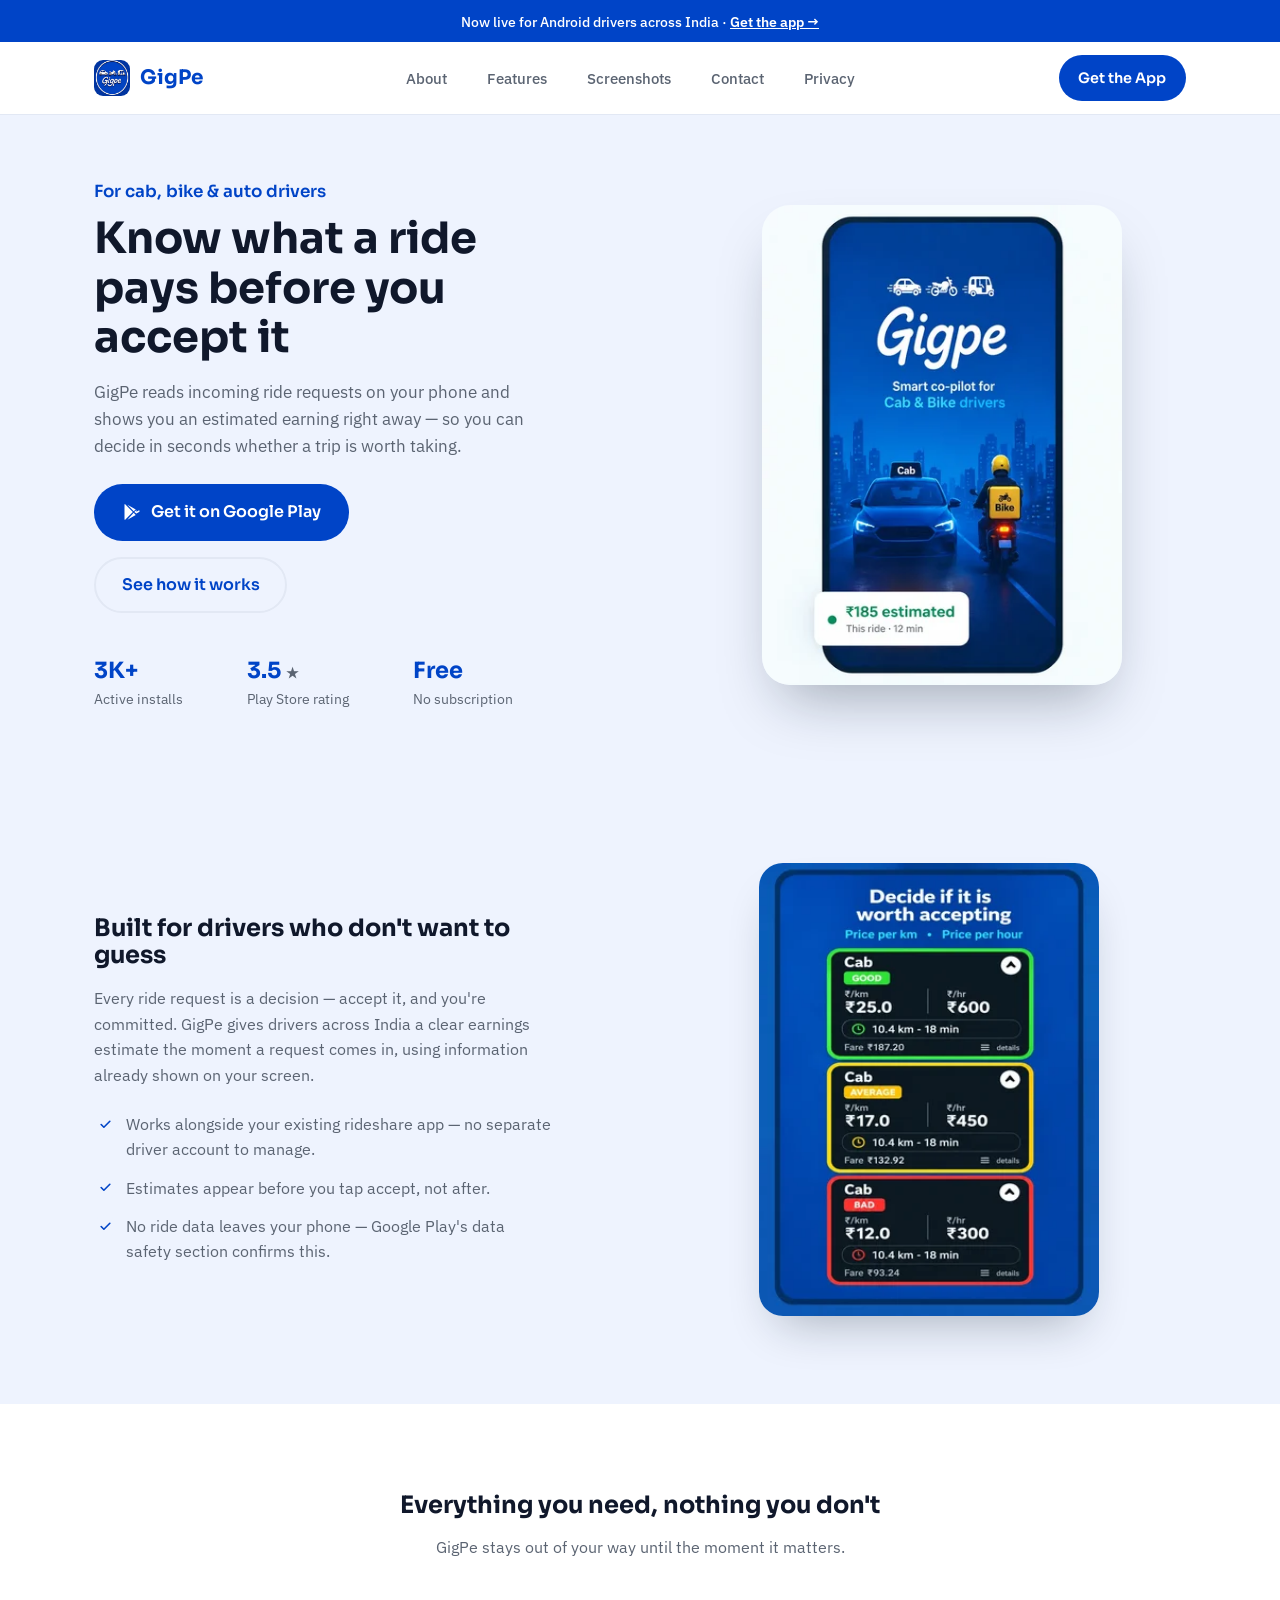
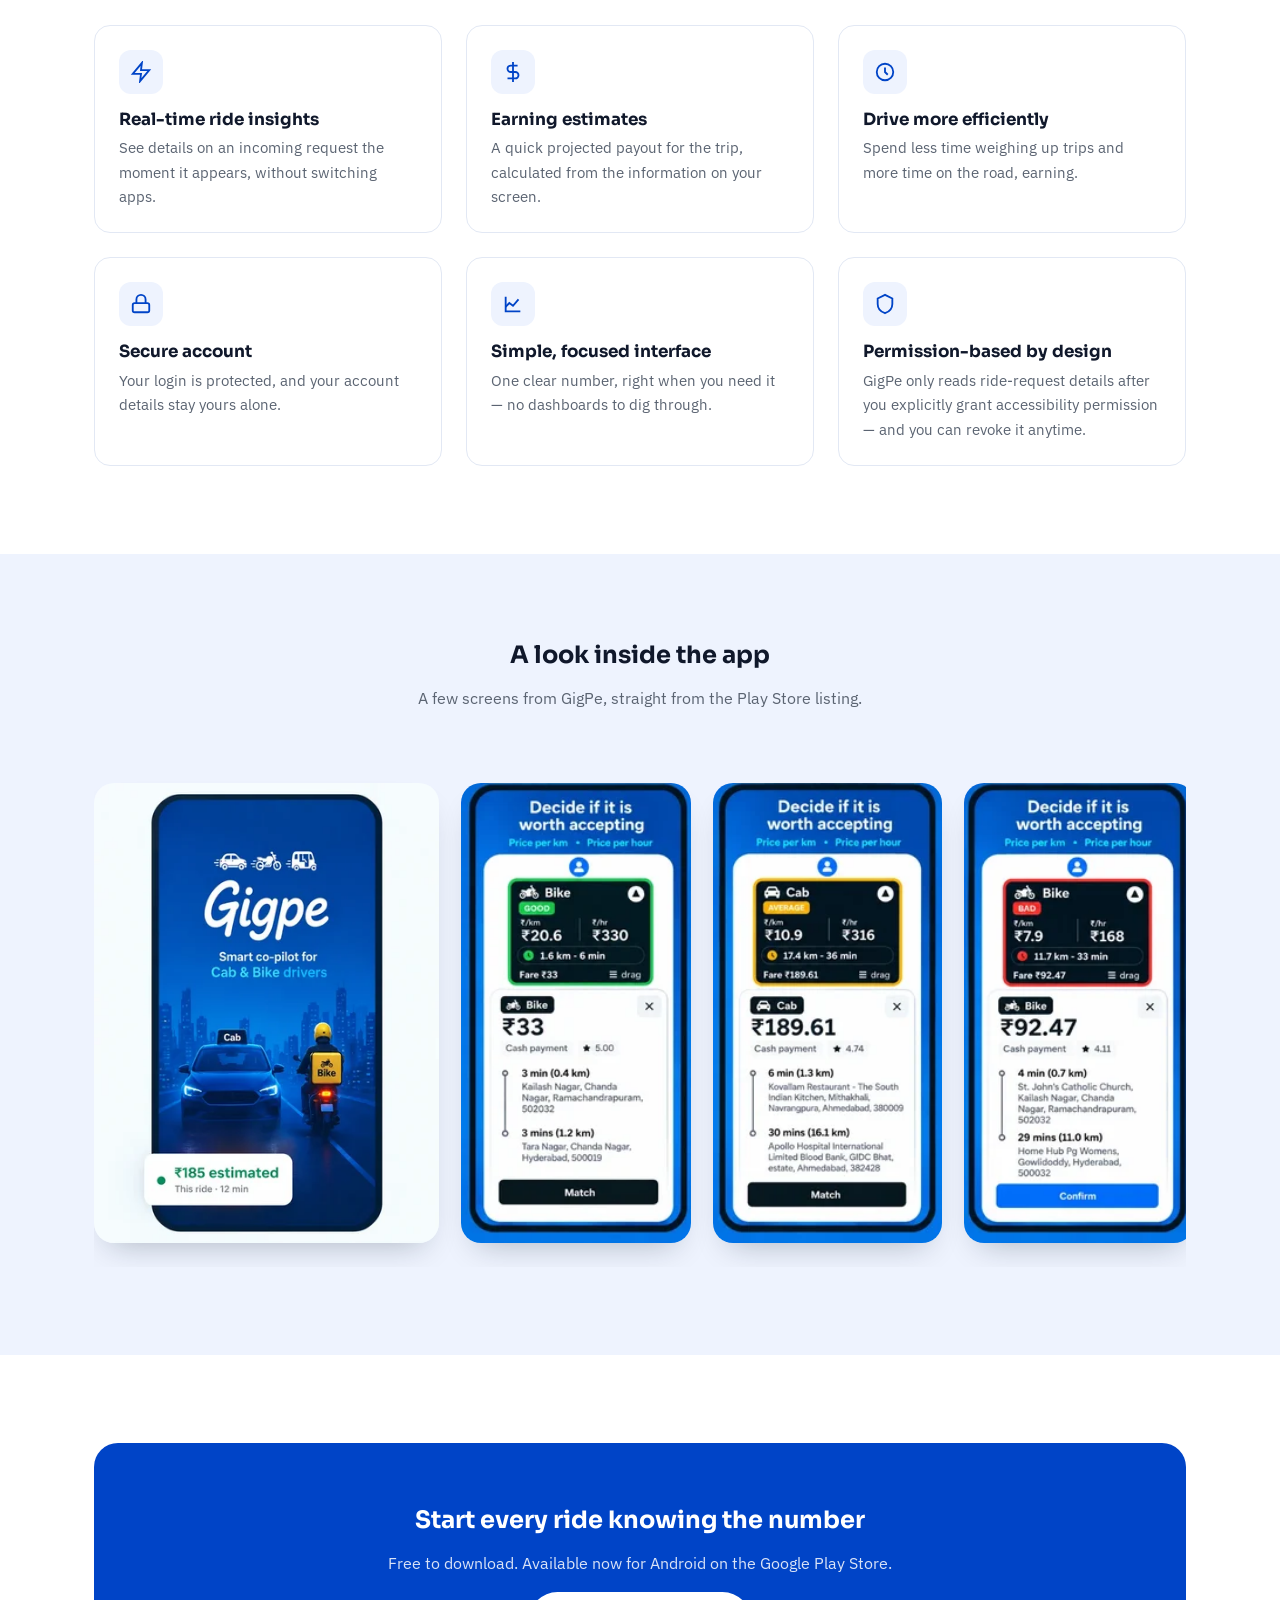
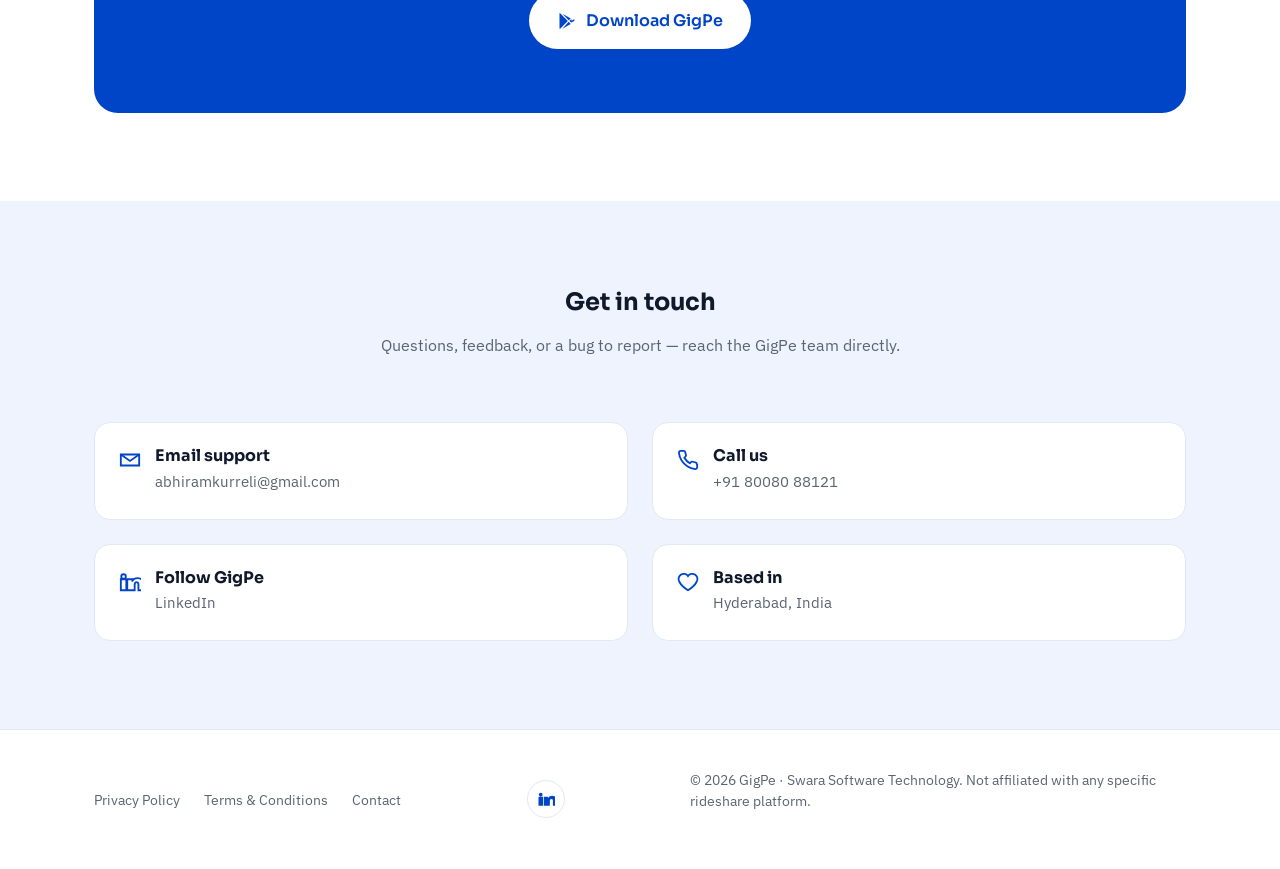
<file: index.html>
<!DOCTYPE html>
<html lang="en">
<head>
  <meta charset="UTF-8" />
  <meta name="viewport" content="width=device-width, initial-scale=1.0" />
  <title>GigPe — Know Your Ride Earnings Before You Accept</title>
  <meta name="description" content="GigPe helps rideshare drivers in India see estimated ride earnings before accepting a trip, so every ride you take is a ride worth taking." />
  <meta name="theme-color" content="#0044C7" />

  <!-- Open Graph / social preview.
       IMPORTANT: replace the "your-site-name" URLs below with your
       real Netlify URL (e.g. gigpeindia.netlify.app). -->
  <meta property="og:type" content="website" />
  <meta property="og:title" content="GigPe — Know Your Ride Earnings Before You Accept" />
  <meta property="og:description" content="Estimate ride earnings before accepting trips. Built for rideshare drivers in India." />
  <meta property="og:image" content="https://gigpeindia.netlify.app/assets/images/gigpe-icon.png" />
  <meta property="og:url" content="https://gigpeindia.netlify.app/" />
  <link rel="canonical" href="https://gigpeindia.netlify.app/" />

  <link rel="icon" type="image/png" href="assets/images/gigpe-icon.png" />

  <link rel="preconnect" href="https://fonts.googleapis.com" />
  <link rel="preconnect" href="https://fonts.gstatic.com" crossorigin />
  <link href="https://fonts.googleapis.com/css2?family=Sora:wght@600;700&family=IBM+Plex+Sans:wght@400;500;600&display=swap" rel="stylesheet" />

  <link rel="stylesheet" href="assets/css/style.css?v=2" />

  <script type="application/ld+json">
  {
    "@context": "https://schema.org",
    "@type": "MobileApplication",
    "name": "GigPe",
    "operatingSystem": "ANDROID",
    "applicationCategory": "BusinessApplication",
    "description": "GigPe helps rideshare drivers estimate earnings for incoming ride requests before accepting a trip.",
    "url": "https://gigpeindia.netlify.app/",
    "installUrl": "https://play.google.com/store/apps/details?id=com.rider.gigpe",
    "aggregateRating": {
      "@type": "AggregateRating",
      "ratingValue": "3.5",
      "ratingCount": "17"
    }
  }
  </script>
</head>
<body>
  <a class="skip-link" href="#main">Skip to main content</a>

  <!-- Small top banner — easy to edit or delete in assets/css/style.css (.announcement-bar) -->
  <div class="announcement-bar">
    Now live for Android drivers across India · <a href="https://play.google.com/store/apps/details?id=com.rider.gigpe" target="_blank" rel="noopener">Get the app →</a>
  </div>

  <header class="site-header">
    <div class="container">
      <a class="brand" href="#top">
        <img src="assets/images/gigpe-icon.png" alt="" width="36" height="36" />
        GigPe
      </a>

      <nav class="nav-links" aria-label="Primary">
        <a href="#about">About</a>
        <a href="#features">Features</a>
        <a href="#screenshots">Screenshots</a>
        <a href="#contact">Contact</a>
        <a href="privacy.html">Privacy</a>
      </nav>

      <div class="header-actions">
        <a class="btn btn-primary btn-sm" href="https://play.google.com/store/apps/details?id=com.rider.gigpe" target="_blank" rel="noopener">
          <span class="btn-label-full">Get the App</span>
        </a>
        <button class="nav-toggle" aria-label="Toggle menu" aria-expanded="false">
          <svg viewBox="0 0 24 24" fill="none" stroke="currentColor" stroke-width="2" stroke-linecap="round"><line x1="3" y1="6" x2="21" y2="6"/><line x1="3" y1="12" x2="21" y2="12"/><line x1="3" y1="18" x2="21" y2="18"/></svg>
        </button>
      </div>
    </div>
  </header>

  <main id="main">
    <!-- ================= HERO ================= -->
    <section class="hero" id="top">
      <div class="container hero-grid">
        <div class="hero-copy">
          <p class="hero-overline">For cab, bike &amp; auto drivers</p>
          <h1>Know what a ride pays before you accept it</h1>
          <p>GigPe reads incoming ride requests on your phone and shows you an estimated earning right away — so you can decide in seconds whether a trip is worth taking.</p>

          <div class="hero-actions">
            <a class="btn btn-primary" href="https://play.google.com/store/apps/details?id=com.rider.gigpe" target="_blank" rel="noopener">
              <svg width="20" height="20" viewBox="0 0 24 24" fill="currentColor"><path d="M3 3.5c0-.4.2-.8.5-1L13 12l-9.5 9.5c-.3-.2-.5-.6-.5-1v-17zM14 13l2.5 2.5-10 5.8L14 13zm3.3-1.3L20.5 10c.7.4.7 1.6 0 2l-3.2 1.9L14.7 12l2.6-2.3zM14 11 6.5 3.2l10 5.8L14 11z"/></svg>
              Get it on Google Play
            </a>
            <a class="btn btn-ghost" href="#screenshots">See how it works</a>
          </div>

          <div class="hero-meta">
            <div><strong>3K+</strong><span>Active installs</span></div>
            <div><strong>3.5 <span class="rating-star" aria-label="star">★</span></strong><span>Play Store rating</span></div>
            <div><strong>Free</strong><span>No subscription</span></div>
          </div>
        </div>

        <!-- Hero visual — provided image, used as-is -->
        <div class="hero-image-wrap">
          <img src="assets/images/hero-splash-scene.webp" alt="GigPe app open screen: Smart co-pilot for cab and bike drivers, showing a cab and a delivery rider on a city street with an estimated fare of ₹185 for this ride" width="380" height="506" loading="eager" />
        </div>
      </div>
    </section>

    <!-- ================= ABOUT / BUILT FOR DRIVERS ================= -->
    <section class="section section-tint" id="about">
      <div class="container">
        <div class="story-grid">
          <div class="story-caption">
            <h2>Built for drivers who don't want to guess</h2>
            <p>Every ride request is a decision — accept it, and you're committed. GigPe gives drivers across India a clear earnings estimate the moment a request comes in, using information already shown on your screen.</p>
            <ul class="check-list">
              <li>
                <span class="check-icon" aria-hidden="true"><svg viewBox="0 0 24 24" fill="none" stroke="currentColor" stroke-width="3" stroke-linecap="round" stroke-linejoin="round"><path d="M20 6L9 17l-5-5"/></svg></span>
                <span>Works alongside your existing rideshare app — no separate driver account to manage.</span>
              </li>
              <li>
                <span class="check-icon" aria-hidden="true"><svg viewBox="0 0 24 24" fill="none" stroke="currentColor" stroke-width="3" stroke-linecap="round" stroke-linejoin="round"><path d="M20 6L9 17l-5-5"/></svg></span>
                <span>Estimates appear before you tap accept, not after.</span>
              </li>
              <li>
                <span class="check-icon" aria-hidden="true"><svg viewBox="0 0 24 24" fill="none" stroke="currentColor" stroke-width="3" stroke-linecap="round" stroke-linejoin="round"><path d="M20 6L9 17l-5-5"/></svg></span>
                <span>No ride data leaves your phone — Google Play's data safety section confirms this.</span>
              </li>
            </ul>
          </div>
          <div class="story-visual">
            <img src="assets/images/screenshot-stack.webp" alt="GigPe screen showing three incoming ride requests rated good, average, and bad with fare per km and per hour" width="320" height="426" loading="lazy" />
          </div>
        </div>
      </div>
    </section>

    <!-- ================= FEATURES ================= -->
    <section class="section" id="features">
      <div class="container">
        <div class="section-intro">
          <h2>Everything you need, nothing you don't</h2>
          <p>GigPe stays out of your way until the moment it matters.</p>
        </div>

        <div class="feature-grid">
          <div class="feature-card">
            <div class="icon-wrap"><svg viewBox="0 0 24 24" fill="none" stroke="currentColor" stroke-width="2"><path d="M13 2 3 14h9l-1 8 10-12h-9l1-8z"/></svg></div>
            <h3>Real-time ride insights</h3>
            <p>See details on an incoming request the moment it appears, without switching apps.</p>
          </div>
          <div class="feature-card">
            <div class="icon-wrap"><svg viewBox="0 0 24 24" fill="none" stroke="currentColor" stroke-width="2"><path d="M12 1v22M17 5H9.5a3.5 3.5 0 0 0 0 7h5a3.5 3.5 0 0 1 0 7H6"/></svg></div>
            <h3>Earning estimates</h3>
            <p>A quick projected payout for the trip, calculated from the information on your screen.</p>
          </div>
          <div class="feature-card">
            <div class="icon-wrap"><svg viewBox="0 0 24 24" fill="none" stroke="currentColor" stroke-width="2"><circle cx="12" cy="12" r="9"/><path d="M12 7v5l3 3"/></svg></div>
            <h3>Drive more efficiently</h3>
            <p>Spend less time weighing up trips and more time on the road, earning.</p>
          </div>
          <div class="feature-card">
            <div class="icon-wrap"><svg viewBox="0 0 24 24" fill="none" stroke="currentColor" stroke-width="2"><rect x="3" y="11" width="18" height="10" rx="2"/><path d="M7 11V7a5 5 0 0 1 10 0v4"/></svg></div>
            <h3>Secure account</h3>
            <p>Your login is protected, and your account details stay yours alone.</p>
          </div>
          <div class="feature-card">
            <div class="icon-wrap"><svg viewBox="0 0 24 24" fill="none" stroke="currentColor" stroke-width="2"><path d="M4 4v16h16"/><path d="M4 15l4-4 4 3 6-7"/></svg></div>
            <h3>Simple, focused interface</h3>
            <p>One clear number, right when you need it — no dashboards to dig through.</p>
          </div>
          <div class="feature-card">
            <div class="icon-wrap"><svg viewBox="0 0 24 24" fill="none" stroke="currentColor" stroke-width="2"><path d="M12 2 4 6v6c0 5 3.5 8.5 8 10 4.5-1.5 8-5 8-10V6l-8-4z"/></svg></div>
            <h3>Permission-based by design</h3>
            <p>GigPe only reads ride-request details after you explicitly grant accessibility permission — and you can revoke it anytime.</p>
          </div>
        </div>
      </div>
    </section>

    <!-- ================= SCREENSHOTS / LOOK INSIDE THE APP ================= -->
    <section class="section section-tint" id="screenshots">
      <div class="container">
        <div class="section-intro">
          <h2>A look inside the app</h2>
          <p>A few screens from GigPe, straight from the Play Store listing.</p>
        </div>
        <div class="screenshot-scroller" role="region" aria-label="App screenshots" tabindex="0">
          <div class="screenshot-item">
            <img src="assets/images/hero-splash-scene.webp" alt="GigPe app open screen: Smart co-pilot for cab and bike drivers" width="380" height="506" loading="lazy" />
          </div>
          <div class="screenshot-item">
            <img src="assets/images/screenshot-detail-1.webp" alt="GigPe screen showing a good-value Bike ride confirmed with pickup and drop-off details" width="196" height="393" loading="lazy" />
          </div>
          <div class="screenshot-item">
            <img src="assets/images/screenshot-detail-2.webp" alt="GigPe screen showing an average-value Cab ride with pickup and drop-off details" width="196" height="393" loading="lazy" />
          </div>
          <div class="screenshot-item">
            <img src="assets/images/screenshot-detail-3.webp" alt="GigPe screen showing a low-value Bike ride with pickup and drop-off details" width="196" height="393" loading="lazy" />
          </div>
        </div>
      </div>
    </section>

    <!-- ================= DOWNLOAD CTA ================= -->
    <section class="section">
      <div class="container">
        <div class="download-banner">
          <h2>Start every ride knowing the number</h2>
          <p>Free to download. Available now for Android on the Google Play Store.</p>
          <a class="btn btn-primary" href="https://play.google.com/store/apps/details?id=com.rider.gigpe" target="_blank" rel="noopener">
            <svg width="20" height="20" viewBox="0 0 24 24" fill="currentColor"><path d="M3 3.5c0-.4.2-.8.5-1L13 12l-9.5 9.5c-.3-.2-.5-.6-.5-1v-17zM14 13l2.5 2.5-10 5.8L14 13zm3.3-1.3L20.5 10c.7.4.7 1.6 0 2l-3.2 1.9L14.7 12l2.6-2.3zM14 11 6.5 3.2l10 5.8L14 11z"/></svg>
            Download GigPe
          </a>
        </div>
      </div>
    </section>

    <!-- ================= CONTACT ================= -->
    <section class="section section-tint" id="contact">
      <div class="container">
        <div class="section-intro">
          <h2>Get in touch</h2>
          <p>Questions, feedback, or a bug to report — reach the GigPe team directly.</p>
        </div>

        <div class="contact-grid">
          <div class="contact-card">
            <svg viewBox="0 0 24 24" fill="none" stroke="currentColor" stroke-width="2"><path d="M4 4h16v16H4z" opacity="0"/><path d="M22 6 12 13 2 6"/><path d="M2 6h20v12H2z"/></svg>
            <div>
              <h3>Email support</h3>
              <a href="mailto:abhiramkurreli@gmail.com">abhiramkurreli@gmail.com</a>
            </div>
          </div>
          <div class="contact-card">
            <svg viewBox="0 0 24 24" fill="none" stroke="currentColor" stroke-width="2"><path d="M22 16.9v3a2 2 0 0 1-2.2 2 19.8 19.8 0 0 1-8.6-3.1 19.5 19.5 0 0 1-6-6A19.8 19.8 0 0 1 2.1 4.2 2 2 0 0 1 4.1 2h3a2 2 0 0 1 2 1.7c.1.9.3 1.8.6 2.6a2 2 0 0 1-.5 2.1L8 9.6a16 16 0 0 0 6 6l1.2-1.2a2 2 0 0 1 2.1-.5c.8.3 1.7.5 2.6.6a2 2 0 0 1 1.7 2z"/></svg>
            <div>
              <h3>Call us</h3>
              <a href="tel:+918008088121">+91 80080 88121</a>
            </div>
          </div>
          <div class="contact-card">
            <svg viewBox="0 0 24 24" fill="none" stroke="currentColor" stroke-width="2"><path d="M4.98 3.5a2.5 2.5 0 1 1 0 5 2.5 2.5 0 0 1 0-5zM2 8.98h6V21H2V8.98zM9 8.98h5.6v1.7h.08c.78-1.4 2.68-2.9 5.52-2.9 5.9 0 7 3.9 7 8.9V21h-6v-5.75c0-1.37-.02-3.13-1.9-3.13-1.9 0-2.2 1.5-2.2 3.03V21H9V8.98z"/></svg>
            <div>
              <h3>Follow GigPe</h3>
              <a href="https://www.linkedin.com/company/gigpeindia/" target="_blank" rel="noopener">LinkedIn</a>
            </div>
          </div>
          <div class="contact-card">
            <svg viewBox="0 0 24 24" fill="none" stroke="currentColor" stroke-width="2"><path d="M12 21s-7-4.5-9.3-9A5.4 5.4 0 0 1 12 5.5 5.4 5.4 0 0 1 21.3 12c-2.3 4.5-9.3 9-9.3 9z"/></svg>
            <div>
              <h3>Based in</h3>
              <span>Hyderabad, India</span>
            </div>
          </div>
        </div>
      </div>
    </section>
  </main>

  <footer class="site-footer">
    <div class="container footer-inner">
      <div class="footer-links">
        <a href="privacy.html">Privacy Policy</a>
        <a href="terms.html">Terms &amp; Conditions</a>
        <a href="mailto:abhiramkurreli@gmail.com">Contact</a>
      </div>
      <a class="social-link" href="https://www.linkedin.com/company/gigpeindia/" target="_blank" rel="noopener" aria-label="GigPe on LinkedIn">
        <svg viewBox="0 0 24 24" fill="currentColor"><path d="M4.98 3.5a2.5 2.5 0 1 1 0 5 2.5 2.5 0 0 1 0-5zM2 8.98h6V21H2V8.98zM9 8.98h5.6v1.7h.08c.78-1.4 2.68-2.9 5.52-2.9 5.9 0 7 3.9 7 8.9V21h-6v-5.75c0-1.37-.02-3.13-1.9-3.13-1.9 0-2.2 1.5-2.2 3.03V21H9V8.98z"/></svg>
      </a>
      <p class="footer-copy">© <span id="year"></span> GigPe · Swara Software Technology. Not affiliated with any specific rideshare platform.</p>
    </div>
  </footer>

  <script src="assets/js/main.js?v=2"></script>
</body>
</html>
</file>
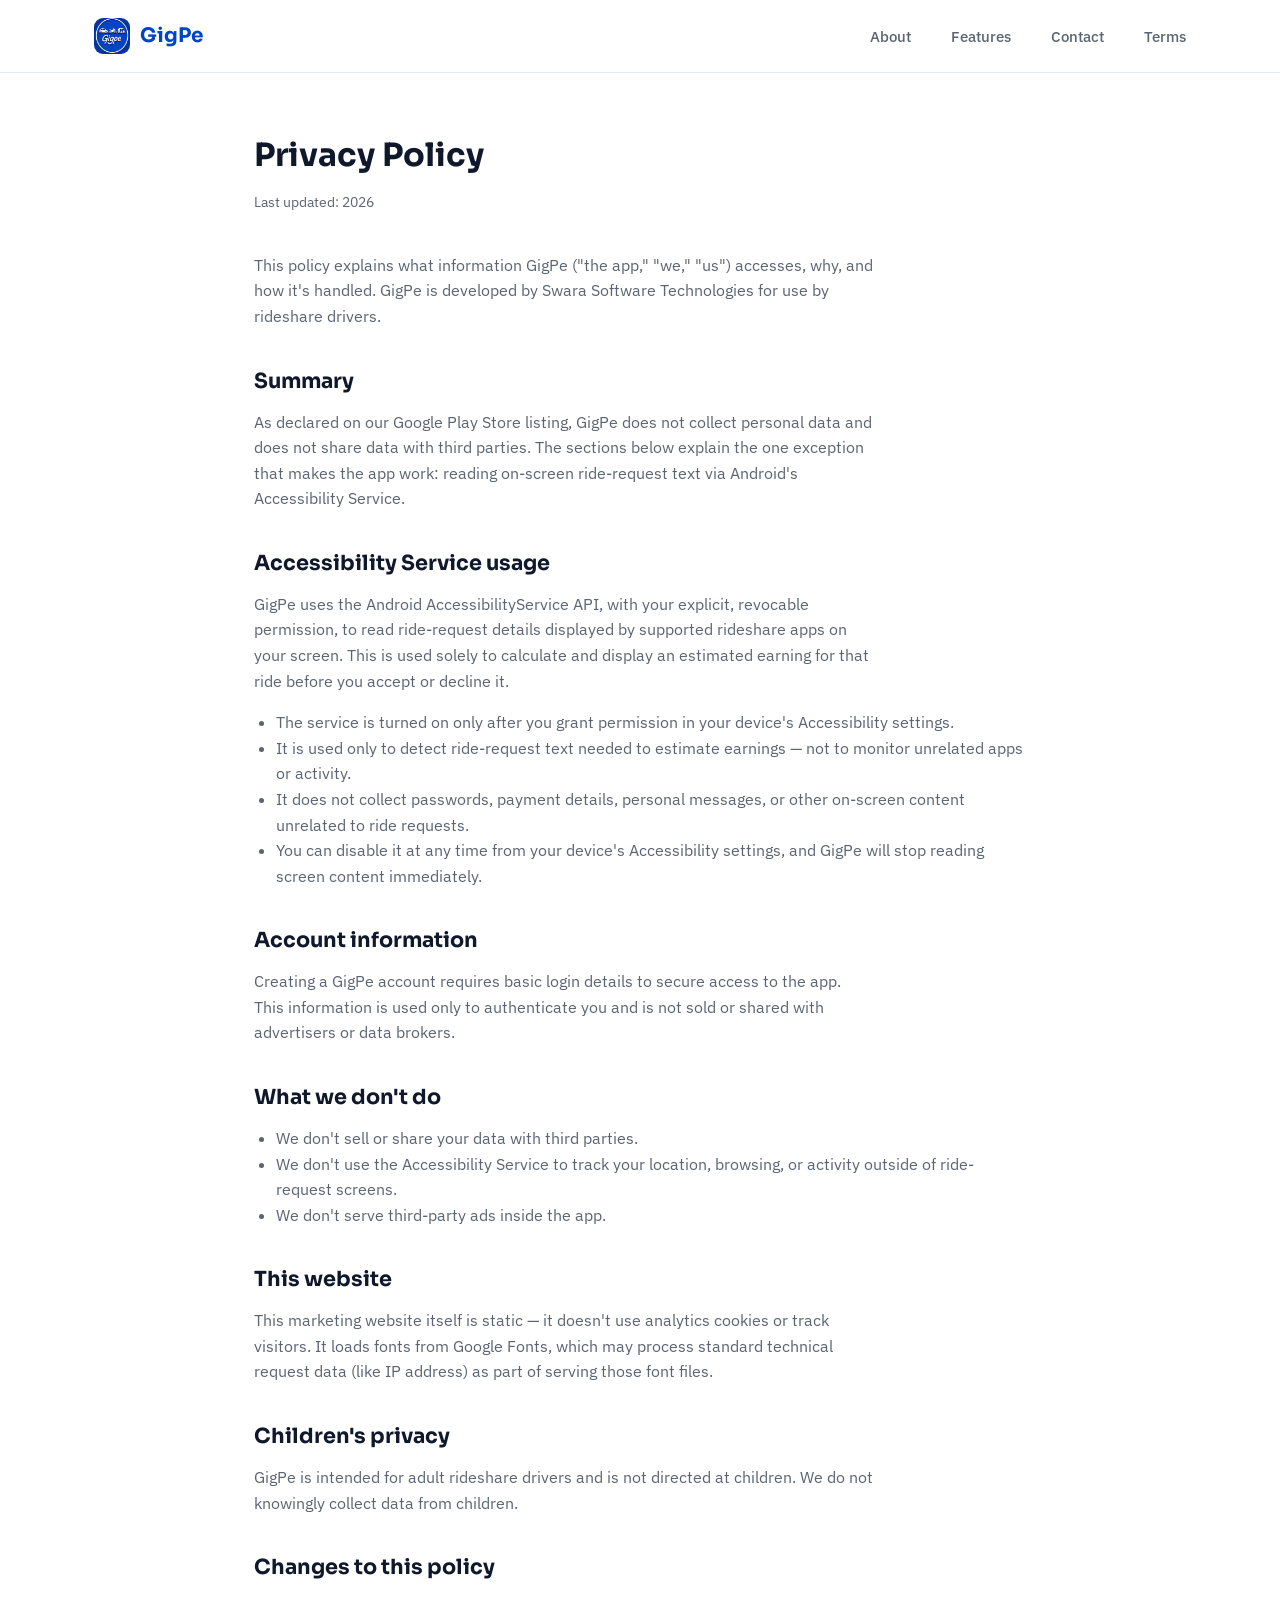
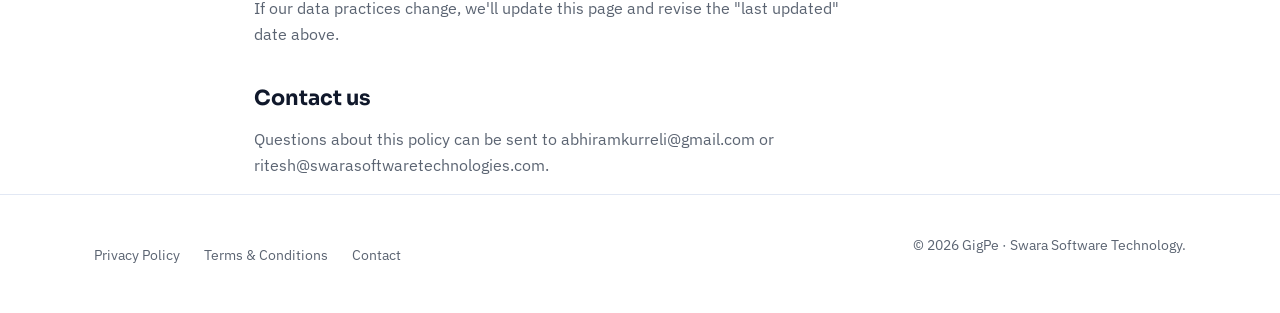
<file: privacy.html>
<!DOCTYPE html>
<html lang="en">
<head>
  <meta charset="UTF-8" />
  <meta name="viewport" content="width=device-width, initial-scale=1.0" />
  <title>Privacy Policy — GigPe</title>
  <meta name="description" content="How GigPe handles data, including its use of Android's AccessibilityService to estimate ride earnings." />
  <meta name="theme-color" content="#0044C7" />
  <link rel="canonical" href="https://gigpeindia.netlify.app/privacy.html" />
  <link rel="icon" type="image/png" href="assets/images/gigpe-icon.png" />
  <link rel="preconnect" href="https://fonts.googleapis.com" />
  <link rel="preconnect" href="https://fonts.gstatic.com" crossorigin />
  <link href="https://fonts.googleapis.com/css2?family=Sora:wght@600;700&family=IBM+Plex+Sans:wght@400;500;600&display=swap" rel="stylesheet" />
  <link rel="stylesheet" href="assets/css/style.css" />
</head>
<body>
  <a class="skip-link" href="#main">Skip to main content</a>

  <header class="site-header">
    <div class="container">
      <a class="brand" href="index.html">
        <img src="assets/images/gigpe-icon.png" alt="" width="36" height="36" />
        GigPe
      </a>
      <nav class="nav-links" aria-label="Primary">
        <a href="index.html#about">About</a>
        <a href="index.html#features">Features</a>
        <a href="index.html#contact">Contact</a>
        <a href="terms.html">Terms</a>
      </nav>
      <button class="nav-toggle" aria-label="Toggle menu" aria-expanded="false">
        <svg viewBox="0 0 24 24" fill="none" stroke="currentColor" stroke-width="2" stroke-linecap="round"><line x1="3" y1="6" x2="21" y2="6"/><line x1="3" y1="12" x2="21" y2="12"/><line x1="3" y1="18" x2="21" y2="18"/></svg>
      </button>
    </div>
  </header>

  <main id="main" class="legal-page">
    <div class="container">
      <h1>Privacy Policy</h1>
      <p class="updated">Last updated: <span id="year"></span></p>

      <p>This policy explains what information GigPe ("the app," "we," "us") accesses, why, and how it's handled. GigPe is developed by Swara Software Technologies for use by rideshare drivers.</p>

      <h2>Summary</h2>
      <p>As declared on our Google Play Store listing, GigPe does not collect personal data and does not share data with third parties. The sections below explain the one exception that makes the app work: reading on-screen ride-request text via Android's Accessibility Service.</p>

      <h2>Accessibility Service usage</h2>
      <p>GigPe uses the Android AccessibilityService API, with your explicit, revocable permission, to read ride-request details displayed by supported rideshare apps on your screen. This is used solely to calculate and display an estimated earning for that ride before you accept or decline it.</p>
      <ul>
        <li>The service is turned on only after you grant permission in your device's Accessibility settings.</li>
        <li>It is used only to detect ride-request text needed to estimate earnings — not to monitor unrelated apps or activity.</li>
        <li>It does not collect passwords, payment details, personal messages, or other on-screen content unrelated to ride requests.</li>
        <li>You can disable it at any time from your device's Accessibility settings, and GigPe will stop reading screen content immediately.</li>
      </ul>

      <h2>Account information</h2>
      <p>Creating a GigPe account requires basic login details to secure access to the app. This information is used only to authenticate you and is not sold or shared with advertisers or data brokers.</p>

      <h2>What we don't do</h2>
      <ul>
        <li>We don't sell or share your data with third parties.</li>
        <li>We don't use the Accessibility Service to track your location, browsing, or activity outside of ride-request screens.</li>
        <li>We don't serve third-party ads inside the app.</li>
      </ul>

      <h2>This website</h2>
      <p>This marketing website itself is static — it doesn't use analytics cookies or track visitors. It loads fonts from Google Fonts, which may process standard technical request data (like IP address) as part of serving those font files.</p>

      <h2>Children's privacy</h2>
      <p>GigPe is intended for adult rideshare drivers and is not directed at children. We do not knowingly collect data from children.</p>

      <h2>Changes to this policy</h2>
      <p>If our data practices change, we'll update this page and revise the "last updated" date above.</p>

      <h2>Contact us</h2>
      <p>Questions about this policy can be sent to <a href="mailto:abhiramkurreli@gmail.com">abhiramkurreli@gmail.com</a> or <a href="mailto:ritesh@swarasoftwaretechnologies.com">ritesh@swarasoftwaretechnologies.com</a>.</p>
    </div>
  </main>

  <footer class="site-footer">
    <div class="container footer-inner">
      <div class="footer-links">
        <a href="privacy.html">Privacy Policy</a>
        <a href="terms.html">Terms &amp; Conditions</a>
        <a href="mailto:abhiramkurreli@gmail.com">Contact</a>
      </div>
      <p class="footer-copy">© <span id="year-footer"></span> GigPe · Swara Software Technology.</p>
    </div>
  </footer>

  <script src="assets/js/main.js"></script>
  <script>document.getElementById('year-footer').textContent = new Date().getFullYear();</script>
</body>
</html>
</file>
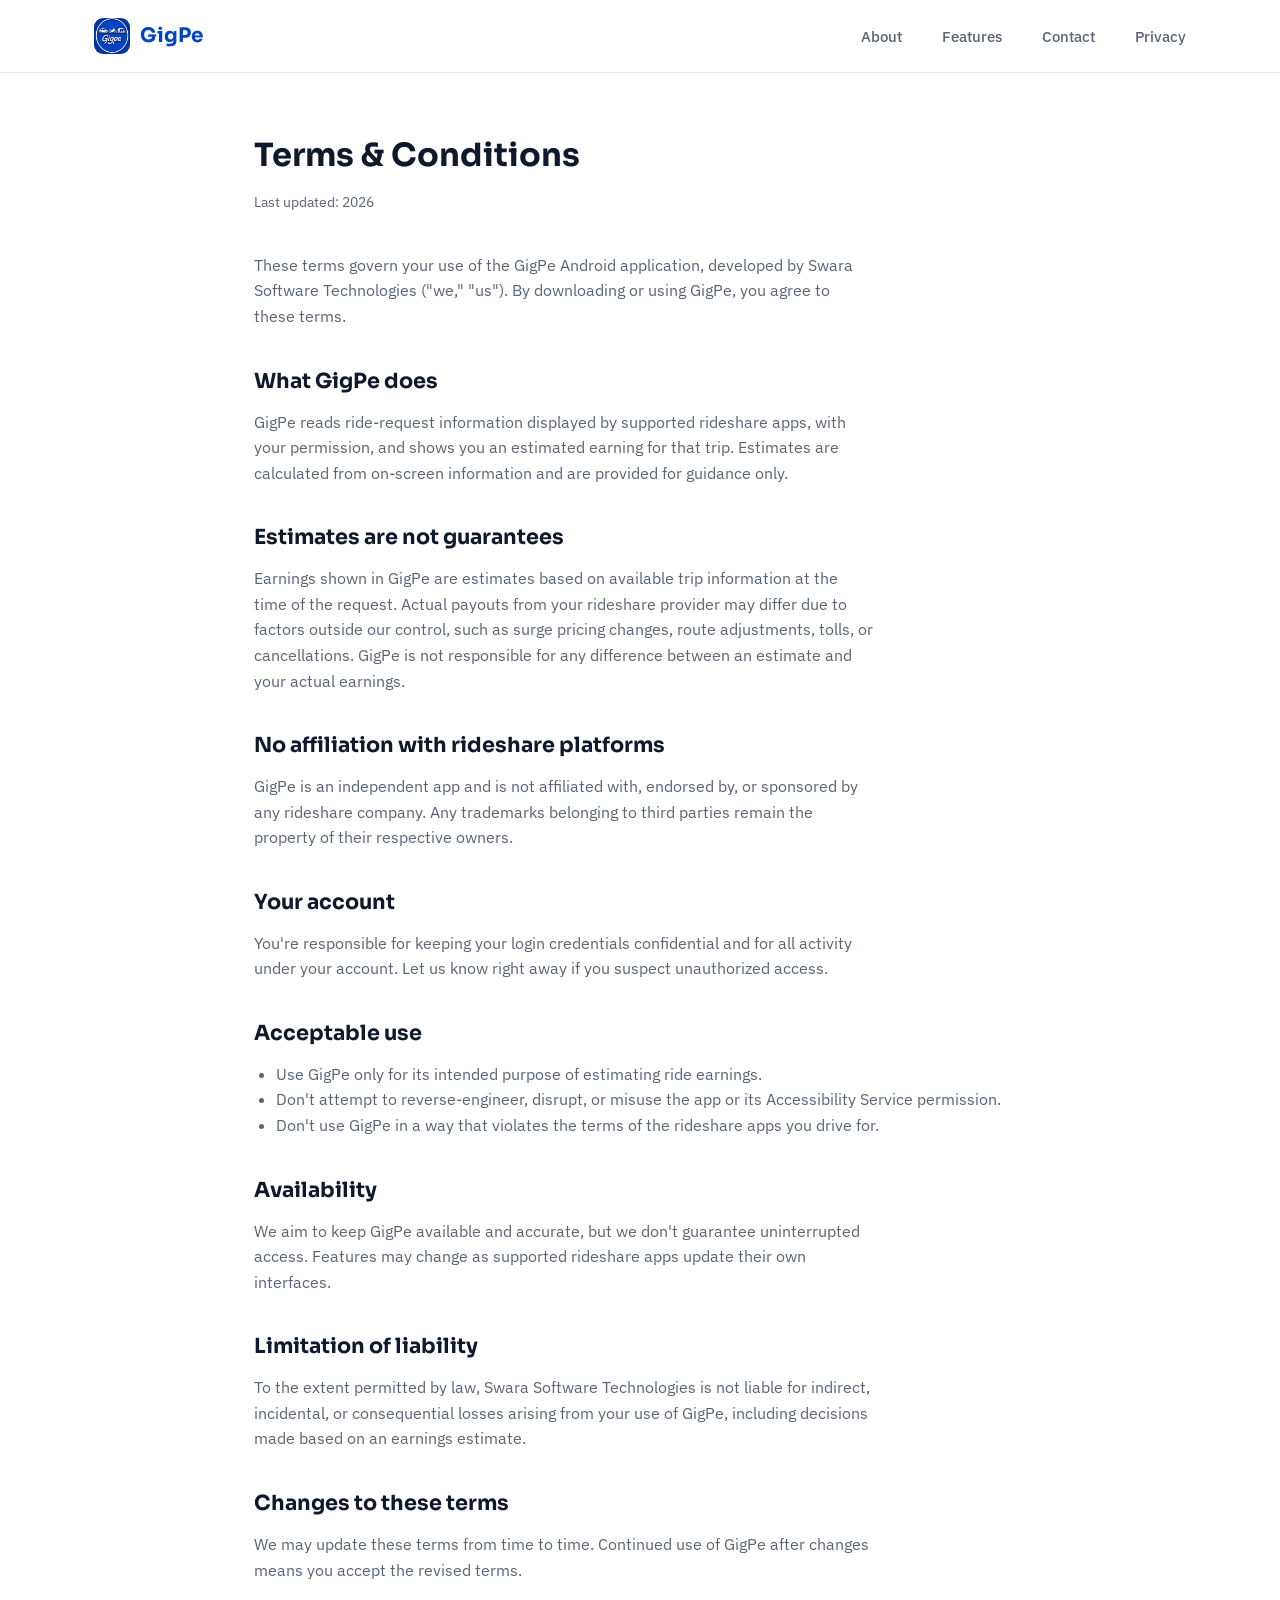
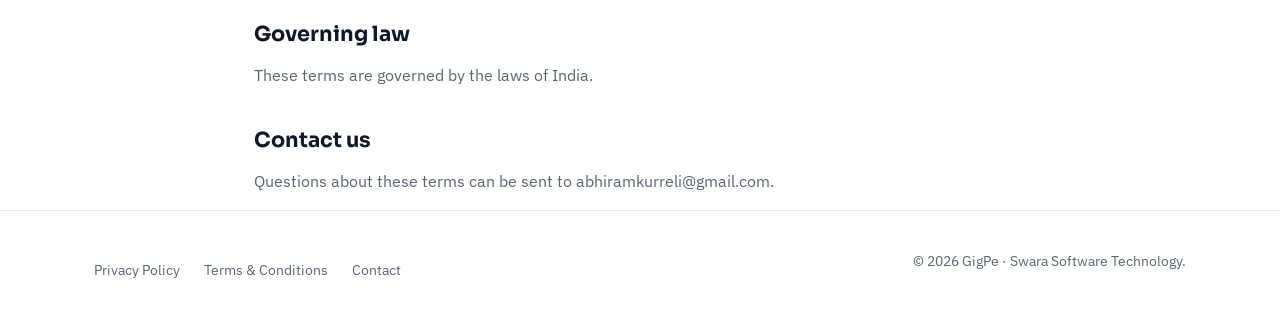
<file: terms.html>
<!DOCTYPE html>
<html lang="en">
<head>
  <meta charset="UTF-8" />
  <meta name="viewport" content="width=device-width, initial-scale=1.0" />
  <title>Terms & Conditions — GigPe</title>
  <meta name="description" content="Terms of use for the GigPe Android app." />
  <meta name="theme-color" content="#0044C7" />
  <link rel="canonical" href="https://gigpeindia.netlify.app/terms.html" />
  <link rel="icon" type="image/png" href="assets/images/gigpe-icon.png" />
  <link rel="preconnect" href="https://fonts.googleapis.com" />
  <link rel="preconnect" href="https://fonts.gstatic.com" crossorigin />
  <link href="https://fonts.googleapis.com/css2?family=Sora:wght@600;700&family=IBM+Plex+Sans:wght@400;500;600&display=swap" rel="stylesheet" />
  <link rel="stylesheet" href="assets/css/style.css" />
</head>
<body>
  <a class="skip-link" href="#main">Skip to main content</a>

  <header class="site-header">
    <div class="container">
      <a class="brand" href="index.html">
        <img src="assets/images/gigpe-icon.png" alt="" width="36" height="36" />
        GigPe
      </a>
      <nav class="nav-links" aria-label="Primary">
        <a href="index.html#about">About</a>
        <a href="index.html#features">Features</a>
        <a href="index.html#contact">Contact</a>
        <a href="privacy.html">Privacy</a>
      </nav>
      <button class="nav-toggle" aria-label="Toggle menu" aria-expanded="false">
        <svg viewBox="0 0 24 24" fill="none" stroke="currentColor" stroke-width="2" stroke-linecap="round"><line x1="3" y1="6" x2="21" y2="6"/><line x1="3" y1="12" x2="21" y2="12"/><line x1="3" y1="18" x2="21" y2="18"/></svg>
      </button>
    </div>
  </header>

  <main id="main" class="legal-page">
    <div class="container">
      <h1>Terms &amp; Conditions</h1>
      <p class="updated">Last updated: <span id="year"></span></p>

      <p>These terms govern your use of the GigPe Android application, developed by Swara Software Technologies ("we," "us"). By downloading or using GigPe, you agree to these terms.</p>

      <h2>What GigPe does</h2>
      <p>GigPe reads ride-request information displayed by supported rideshare apps, with your permission, and shows you an estimated earning for that trip. Estimates are calculated from on-screen information and are provided for guidance only.</p>

      <h2>Estimates are not guarantees</h2>
      <p>Earnings shown in GigPe are estimates based on available trip information at the time of the request. Actual payouts from your rideshare provider may differ due to factors outside our control, such as surge pricing changes, route adjustments, tolls, or cancellations. GigPe is not responsible for any difference between an estimate and your actual earnings.</p>

      <h2>No affiliation with rideshare platforms</h2>
      <p>GigPe is an independent app and is not affiliated with, endorsed by, or sponsored by any rideshare company. Any trademarks belonging to third parties remain the property of their respective owners.</p>

      <h2>Your account</h2>
      <p>You're responsible for keeping your login credentials confidential and for all activity under your account. Let us know right away if you suspect unauthorized access.</p>

      <h2>Acceptable use</h2>
      <ul>
        <li>Use GigPe only for its intended purpose of estimating ride earnings.</li>
        <li>Don't attempt to reverse-engineer, disrupt, or misuse the app or its Accessibility Service permission.</li>
        <li>Don't use GigPe in a way that violates the terms of the rideshare apps you drive for.</li>
      </ul>

      <h2>Availability</h2>
      <p>We aim to keep GigPe available and accurate, but we don't guarantee uninterrupted access. Features may change as supported rideshare apps update their own interfaces.</p>

      <h2>Limitation of liability</h2>
      <p>To the extent permitted by law, Swara Software Technologies is not liable for indirect, incidental, or consequential losses arising from your use of GigPe, including decisions made based on an earnings estimate.</p>

      <h2>Changes to these terms</h2>
      <p>We may update these terms from time to time. Continued use of GigPe after changes means you accept the revised terms.</p>

      <h2>Governing law</h2>
      <p>These terms are governed by the laws of India.</p>

      <h2>Contact us</h2>
      <p>Questions about these terms can be sent to <a href="mailto:abhiramkurreli@gmail.com">abhiramkurreli@gmail.com</a>.</p>
    </div>
  </main>

  <footer class="site-footer">
    <div class="container footer-inner">
      <div class="footer-links">
        <a href="privacy.html">Privacy Policy</a>
        <a href="terms.html">Terms &amp; Conditions</a>
        <a href="mailto:abhiramkurreli@gmail.com">Contact</a>
      </div>
      <p class="footer-copy">© <span id="year-footer"></span> GigPe · Swara Software Technology.</p>
    </div>
  </footer>

  <script src="assets/js/main.js"></script>
  <script>document.getElementById('year-footer').textContent = new Date().getFullYear();</script>
</body>
</html>
</file>
<file: assets/css/style.css>
/* ===========================================================
   GigPe website styles
   Single accent color (matched to the logo blue), minimal
   secondary colors, no gradients, no decorative animation.
   =========================================================== */

:root {
  /* Colors — one brand blue, sampled directly from the GigPe
     logo, used consistently for every interactive/brand element. */
  --color-bg: #FFFFFF;
  --color-bg-tint: #EEF3FE;      /* soft tint behind visual cards */
  --color-surface: #FFFFFF;
  --color-primary: #0044C7;      /* the logo blue */
  --color-primary-dark: #002F8C;
  --color-ink: #10182B;
  --color-ink-soft: #5B6472;
  --color-border: #E2E8F4;

  /* Small semantic accents — used only for status dots/labels,
     never as page-level brand colors. */
  --color-good: #1A9A5B;
  --color-bad: #D6483A;
  --color-average: #C98A12;

  /* Type */
  --font-display: 'Sora', system-ui, sans-serif;
  --font-body: 'IBM Plex Sans', system-ui, sans-serif;

  /* Layout */
  --max-width: 1140px;
  --radius: 16px;
  --space-1: 0.5rem;
  --space-2: 1rem;
  --space-3: 1.5rem;
  --space-4: 2.5rem;
  --space-5: 4rem;
  --space-6: 5.5rem;
}

/* ---------- Reset ---------- */
*, *::before, *::after { box-sizing: border-box; }
html { scroll-behavior: smooth; overflow-x: hidden; }
body {
  margin: 0;
  font-family: var(--font-body);
  color: var(--color-ink);
  background: var(--color-bg);
  line-height: 1.6;
  -webkit-font-smoothing: antialiased;
  overflow-x: hidden;
}
img { max-width: 100%; display: block; }
a { color: inherit; text-decoration: none; }
ul { list-style: none; margin: 0; padding: 0; }
h1, h2, h3, h4 {
  font-family: var(--font-display);
  color: var(--color-ink);
  line-height: 1.15;
  margin: 0 0 var(--space-2);
}
p { margin: 0 0 var(--space-2); color: var(--color-ink-soft); max-width: 62ch; }

@media (prefers-reduced-motion: reduce) {
  *, *::before, *::after {
    transition-duration: 0.01ms !important;
    scroll-behavior: auto !important;
  }
}

a:focus-visible, button:focus-visible, input:focus-visible, textarea:focus-visible {
  outline: 3px solid var(--color-primary);
  outline-offset: 2px;
}

.skip-link {
  position: absolute;
  left: -999px;
  top: 0;
  background: var(--color-primary);
  color: #fff;
  padding: 0.75rem 1.25rem;
  z-index: 1000;
  border-radius: 0 0 8px 0;
}
.skip-link:focus { left: 0; }

.container {
  max-width: var(--max-width);
  margin: 0 auto;
  padding: 0 var(--space-3);
}

.section { padding: var(--space-6) 0; }
.section-tint { background: var(--color-bg-tint); }

.section-intro { text-align: center; margin: 0 auto var(--space-5); max-width: 56ch; }
.section-intro p { margin-inline: auto; }

/* ---------- Buttons ---------- */
.btn {
  display: inline-flex;
  align-items: center;
  gap: 0.6rem;
  font-family: var(--font-display);
  font-weight: 600;
  font-size: 1rem;
  padding: 0.85rem 1.6rem;
  border-radius: 999px;
  border: 2px solid transparent;
  cursor: pointer;
  transition: opacity 0.15s ease;
}
.btn:hover { opacity: 0.88; }
.btn-primary {
  background: var(--color-primary);
  color: #fff;
}
.btn-ghost {
  background: transparent;
  border-color: var(--color-border);
  color: var(--color-primary);
}
.btn-ghost:hover { border-color: var(--color-primary); opacity: 1; background: var(--color-bg-tint); }
.btn-sm { padding: 0.6rem 1.1rem; font-size: 0.9rem; }

/* ---------- Announcement bar ---------- */
.announcement-bar {
  background: var(--color-primary);
  color: #fff;
  text-align: center;
  font-size: 0.9rem;
  font-weight: 500;
  padding: 0.6rem var(--space-2);
}
.announcement-bar a { text-decoration: underline; font-weight: 600; }

/* ---------- Header ---------- */
.site-header {
  position: sticky;
  top: 0;
  z-index: 100;
  background: rgba(255, 255, 255, 0.92);
  backdrop-filter: saturate(180%) blur(10px);
  border-bottom: 1px solid var(--color-border);
}
.site-header .container {
  display: flex;
  align-items: center;
  justify-content: space-between;
  height: 72px;
}
.brand {
  display: flex;
  align-items: center;
  gap: 0.6rem;
  font-family: var(--font-display);
  font-weight: 700;
  font-size: 1.25rem;
  color: var(--color-primary);
}
.brand img { width: 36px; height: 36px; border-radius: 9px; }

.nav-links {
  display: flex;
  gap: var(--space-4);
  align-items: center;
}
.nav-links a {
  font-size: 0.95rem;
  font-weight: 500;
  color: var(--color-ink-soft);
}
.nav-links a:hover { color: var(--color-primary); }

.header-actions { display: flex; align-items: center; gap: var(--space-2); }

.nav-toggle {
  display: none;
  background: none;
  border: none;
  cursor: pointer;
  padding: 0.5rem;
}
.nav-toggle svg { width: 26px; height: 26px; color: var(--color-ink); }

/* ---------- Hero ---------- */
.hero {
  padding: var(--space-5) 0;
  background: var(--color-bg-tint);
}
.hero-grid {
  display: grid;
  grid-template-columns: 1.05fr 0.95fr;
  gap: var(--space-5);
  align-items: center;
}
.hero-copy { max-width: 46ch; }
.hero-overline {
  font-family: var(--font-display);
  font-weight: 600;
  font-size: 0.9rem;
  color: var(--color-primary);
  margin-bottom: 0.5rem;
}
.hero-copy h1 { font-size: clamp(2rem, 3.6vw, 2.7rem); }
.hero-copy p { font-size: 1.05rem; }
.hero-actions {
  display: flex;
  flex-wrap: wrap;
  gap: var(--space-2);
  margin-top: var(--space-3);
}
.hero-meta {
  display: flex;
  gap: var(--space-5);
  margin-top: var(--space-4);
}
.hero-meta div { display: flex; flex-direction: column; align-items: flex-start; }
.hero-meta strong { font-family: var(--font-display); font-size: 1.4rem; color: var(--color-primary); }
.hero-meta span { font-size: 0.85rem; color: var(--color-ink-soft); }

/* Hero visual — the provided image, shown as-is with a subtle shadow */
.hero-image-wrap {
  display: flex;
  justify-content: center;
}
.hero-image-wrap img {
  width: 100%;
  max-width: 360px;
  height: auto;
  border-radius: 28px;
  box-shadow: 0 30px 60px -20px rgba(11, 27, 40, 0.35);
}

/* Horizontally scrolling screenshot strip — height-based sizing so every
   image keeps its true aspect ratio (no stretching, squashing, or cropping).
   Only this strip scrolls horizontally; the page itself never does. */
.screenshot-scroller {
  display: flex;
  align-items: flex-start;
  gap: 18px;
  overflow-x: auto;
  overflow-y: hidden;
  -webkit-overflow-scrolling: touch;
  padding: 0.5rem 0.25rem 1.5rem;
  scroll-snap-type: x proximity;
  max-width: 100%;
}
.screenshot-scroller::-webkit-scrollbar { height: 8px; }
.screenshot-scroller::-webkit-scrollbar-thumb { background: var(--color-border); border-radius: 8px; }

.screenshot-item {
  flex: 0 0 auto;
  scroll-snap-align: start;
  height: 260px;
}
.screenshot-item img {
  display: block;
  height: 100%;
  width: auto;
  max-width: none;
  border-radius: 20px;
  box-shadow: 0 16px 32px -16px rgba(11, 27, 40, 0.3);
}

@media (min-width: 600px) {
  .screenshot-item { height: 320px; }
}
@media (min-width: 768px) {
  .screenshot-scroller { gap: 22px; justify-content: safe center; }
  .screenshot-item { height: 360px; }
}
@media (min-width: 1024px) {
  .screenshot-item { height: 420px; }
}
@media (min-width: 1280px) {
  .screenshot-item { height: 460px; }
}

/* ---------- Story blocks (visual card on tint, caption below) ---------- */
.story-visual {
  background: var(--color-bg-tint);
  border-radius: 28px;
  padding: var(--space-5) var(--space-3);
  display: flex;
  justify-content: center;
  margin: var(--space-5) 0 0;
}
.story-caption {
  text-align: center;
  max-width: 58ch;
  margin: var(--space-5) auto 0;
}
.story-caption p { margin-inline: auto; }

/* Two-column story layout: copy + checklist on one side, image on the other */
.story-grid {
  display: grid;
  grid-template-columns: 1fr 1fr;
  gap: var(--space-5);
  align-items: center;
}
.story-grid .story-caption {
  text-align: left;
  max-width: 46ch;
  margin: 0;
}
.story-grid .story-caption p { margin-inline: 0; }
.story-grid .story-visual {
  background: transparent;
  padding: 0;
  margin: 0;
}
.story-grid .story-visual img {
  width: 100%;
  max-width: 340px;
  height: auto;
  border-radius: 24px;
  box-shadow: 0 24px 48px -20px rgba(11, 27, 40, 0.32);
}
.story-grid.reverse .story-visual { order: -1; }

.check-list {
  list-style: none;
  margin: var(--space-3) 0 0;
  padding: 0;
  display: flex;
  flex-direction: column;
  gap: 0.85rem;
}
.check-list li {
  display: flex;
  align-items: flex-start;
  gap: 0.65rem;
  font-size: 0.97rem;
  color: var(--color-ink-soft);
}
.check-list .check-icon {
  flex-shrink: 0;
  width: 22px;
  height: 22px;
  border-radius: 50%;
  background: var(--color-bg-tint);
  color: var(--color-primary);
  display: flex;
  align-items: center;
  justify-content: center;
  margin-top: 1px;
}
.check-list .check-icon svg { width: 13px; height: 13px; }

@media (max-width: 860px) {
  .story-grid { grid-template-columns: 1fr; gap: var(--space-4); }
  .story-grid .story-caption { text-align: center; max-width: 58ch; margin: 0 auto; }
  .story-grid .story-caption p { margin-inline: auto; }
  .story-grid.reverse .story-visual { order: 0; }
}

/* Generic ride-request mockup card (no third-party branding) */
.ride-card-stack {
  display: flex;
  flex-direction: column;
  gap: var(--space-2);
  width: 100%;
  max-width: 360px;
  margin: 0 auto;
}
.ride-card {
  background: var(--color-surface);
  border: 2px solid var(--color-border);
  border-radius: var(--radius);
  padding: var(--space-2) var(--space-3);
}
.ride-card.is-good { border-color: var(--color-good); }
.ride-card.is-average { border-color: var(--color-average); }
.ride-card.is-bad { border-color: var(--color-bad); }

.ride-card-top {
  display: flex;
  align-items: center;
  justify-content: space-between;
  margin-bottom: 0.5rem;
}
.ride-card-service {
  display: flex;
  align-items: center;
  gap: 0.5rem;
  font-family: var(--font-display);
  font-weight: 700;
  font-size: 0.95rem;
}
.ride-card-service .service-dot {
  width: 10px; height: 10px; border-radius: 50%;
  background: var(--color-primary);
}
.status-pill {
  font-size: 0.7rem;
  font-weight: 700;
  text-transform: uppercase;
  letter-spacing: 0.03em;
  padding: 0.2rem 0.6rem;
  border-radius: 999px;
  color: #fff;
}
.is-good .status-pill { background: var(--color-good); }
.is-average .status-pill { background: var(--color-average); }
.is-bad .status-pill { background: var(--color-bad); }

.ride-card-numbers {
  display: flex;
  gap: var(--space-3);
  margin-bottom: 0.5rem;
}
.ride-card-numbers div span { display: block; font-size: 0.7rem; color: var(--color-ink-soft); }
.ride-card-numbers div strong { font-family: var(--font-display); font-size: 1.15rem; }

.ride-card-trip {
  display: flex;
  align-items: center;
  gap: 0.4rem;
  font-size: 0.85rem;
  color: var(--color-ink-soft);
  border-top: 1px dashed var(--color-border);
  padding-top: 0.5rem;
}

/* Route / match confirmation mockup */
.route-card {
  background: var(--color-surface);
  border: 1px solid var(--color-border);
  border-radius: var(--radius);
  padding: var(--space-3);
  width: 100%;
  max-width: 380px;
}
.route-card-header {
  display: flex;
  justify-content: space-between;
  align-items: center;
  margin-bottom: var(--space-2);
}
.route-chip {
  display: inline-flex;
  align-items: center;
  gap: 0.4rem;
  background: var(--color-bg-tint);
  color: var(--color-primary);
  font-weight: 600;
  font-size: 0.8rem;
  padding: 0.3rem 0.7rem;
  border-radius: 999px;
}
.route-fare { font-family: var(--font-display); font-weight: 700; font-size: 1.1rem; }
.route-steps { display: grid; gap: 0.7rem; margin-bottom: var(--space-2); }
.route-step { display: flex; gap: 0.6rem; align-items: flex-start; font-size: 0.9rem; }
.route-step .stop-dot { width: 9px; height: 9px; border-radius: 50%; margin-top: 5px; flex-shrink: 0; }
.route-step.pickup .stop-dot { background: var(--color-good); }
.route-step.drop .stop-dot { background: var(--color-primary); }
.route-step strong { display: block; font-size: 0.85rem; }
.route-step span { color: var(--color-ink-soft); font-size: 0.82rem; }

/* ---------- Features ---------- */
.feature-grid {
  display: grid;
  grid-template-columns: repeat(3, 1fr);
  gap: var(--space-3);
}
.feature-card {
  background: var(--color-surface);
  border: 1px solid var(--color-border);
  border-radius: var(--radius);
  padding: var(--space-3);
}
.feature-card .icon-wrap {
  width: 44px; height: 44px;
  border-radius: 12px;
  background: var(--color-bg-tint);
  display: flex; align-items: center; justify-content: center;
  margin-bottom: var(--space-2);
}
.feature-card .icon-wrap svg { width: 22px; height: 22px; color: var(--color-primary); }
.feature-card h3 { font-size: 1.05rem; margin-bottom: 0.4rem; }
.feature-card p { margin: 0; font-size: 0.95rem; }

/* ---------- Download banner ---------- */
.download-banner {
  background: var(--color-primary);
  border-radius: 24px;
  padding: var(--space-5);
  text-align: center;
  color: #fff;
}
.download-banner h2 { color: #fff; }
.download-banner p { color: rgba(255,255,255,0.85); margin-inline: auto; }
.download-banner .btn-primary { background: #fff; color: var(--color-primary); }

/* ---------- Contact ---------- */
.contact-grid {
  display: grid;
  grid-template-columns: 1fr 1fr;
  gap: var(--space-3);
}
.contact-card {
  background: var(--color-surface);
  border: 1px solid var(--color-border);
  border-radius: var(--radius);
  padding: var(--space-3);
  display: flex;
  gap: 0.9rem;
  align-items: flex-start;
}
.contact-card svg { width: 22px; height: 22px; color: var(--color-primary); flex-shrink: 0; margin-top: 2px; }
.contact-card h3 { font-size: 1rem; margin-bottom: 0.2rem; }
.contact-card a, .contact-card span { color: var(--color-ink-soft); font-size: 0.95rem; }
.contact-card a:hover { color: var(--color-primary); }

/* ---------- Footer ---------- */
.site-footer {
  border-top: 1px solid var(--color-border);
  padding: var(--space-4) 0;
  background: var(--color-surface);
}
.footer-inner {
  display: flex;
  justify-content: space-between;
  align-items: center;
  flex-wrap: wrap;
  gap: var(--space-2);
}
.footer-links { display: flex; gap: var(--space-3); }
.footer-links a { font-size: 0.9rem; color: var(--color-ink-soft); }
.footer-links a:hover { color: var(--color-primary); }
.footer-copy { font-size: 0.85rem; color: var(--color-ink-soft); }
.social-link {
  display: inline-flex; align-items: center; justify-content: center;
  width: 38px; height: 38px; border-radius: 50%;
  border: 1px solid var(--color-border);
}
.social-link svg { width: 18px; height: 18px; color: var(--color-primary); }
.social-link:hover { border-color: var(--color-primary); }

/* ---------- Legal pages ---------- */
.legal-page { padding-top: var(--space-5); }
.legal-page .container { max-width: 820px; }
.legal-page h2 { margin-top: var(--space-4); font-size: 1.3rem; }
.legal-page p, .legal-page li { color: var(--color-ink-soft); }
.legal-page ul { list-style: disc; padding-left: 1.4rem; margin-bottom: var(--space-2); }
.legal-page .updated { color: var(--color-ink-soft); font-size: 0.9rem; margin-bottom: var(--space-4); }

/* ---------- Responsive ---------- */
@media (max-width: 900px) {
  .contact-grid { grid-template-columns: 1fr; }
  .feature-grid { grid-template-columns: repeat(2, 1fr); }
  .hero-meta { gap: var(--space-4); }
  .hero-grid { grid-template-columns: 1fr; }
  .hero-copy { max-width: 100%; text-align: center; margin: 0 auto; }
  .hero-actions, .hero-meta { justify-content: center; }
  .hero-meta div { align-items: center; }
  .hero-image-wrap img { max-width: 320px; }
}

@media (max-width: 680px) {
  .nav-links {
    position: absolute;
    top: 72px; left: 0; right: 0;
    background: var(--color-surface);
    border-bottom: 1px solid var(--color-border);
    flex-direction: column;
    padding: var(--space-3);
    gap: var(--space-3);
    display: none;
  }
  .nav-links.open { display: flex; }
  .nav-toggle { display: block; }
  /* Hide the header CTA on small screens — the hero already has a
     prominent primary CTA, so this avoids a redundant, cramped button. */
  .header-actions .btn { display: none; }
  .feature-grid { grid-template-columns: 1fr; }
  .section { padding: var(--space-5) 0; }
  .hero { padding: var(--space-4) 0; }
  .story-visual { padding: var(--space-4) var(--space-2); border-radius: 20px; }
  .hero-image-wrap img { max-width: 280px; }
  .download-banner { padding: var(--space-4) var(--space-3); }
  .footer-inner { flex-direction: column; align-items: flex-start; }
  .hero-meta { gap: var(--space-3); flex-wrap: wrap; }
}

/* Stable rating symbol: use a system font so the star glyph renders correctly
   even when the display webfont is unavailable or cached differently. */
.rating-star {
  font-family: Arial, "Segoe UI Symbol", "Noto Sans Symbols", sans-serif;
  font-weight: 700;
  line-height: 1;
}
</file>
